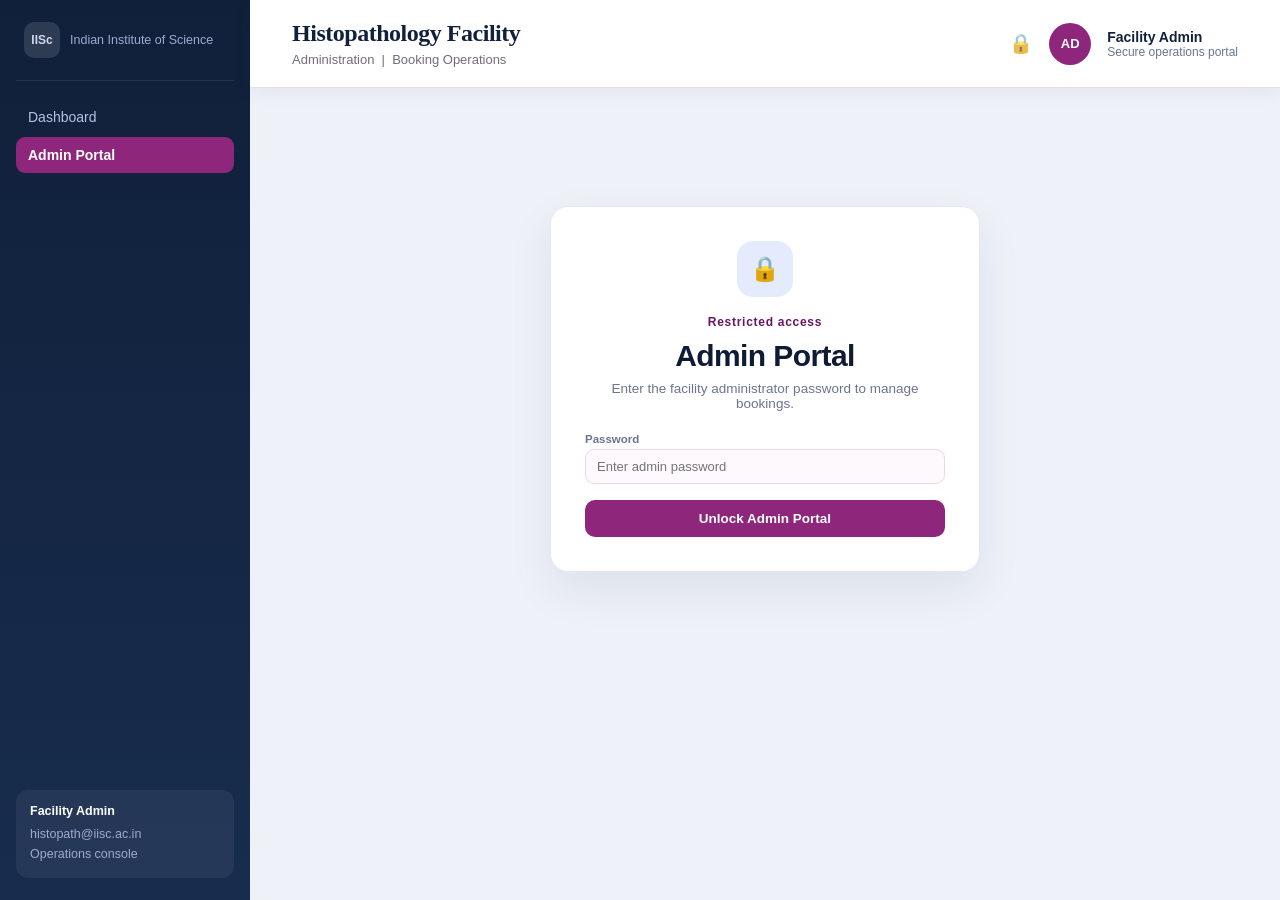
<file: static/adminportal.html>
<!DOCTYPE html>
<html lang="en">
<head>
<meta charset="UTF-8">
<meta name="viewport" content="width=device-width, initial-scale=1.0">
<title>Admin Portal · Histopathology Facility</title>
<link rel="stylesheet" href="css/style.css">
<link rel="stylesheet" href="css/adminportal.css">
</head>
<body>
<div class="portal-shell">
  <aside class="sidebar">
    <div class="brand">
      <div class="brand-mark">IISc</div>
      <div class="brand-name">Indian Institute of Science</div>
    </div>
    <nav class="nav">
      <a class="nav-item" href="/">Dashboard</a>
      <a class="nav-item active" href="adminportal.html">Admin Portal</a>
    </nav>
    <div class="contact-card">
      <div class="contact-title">Facility Admin</div>
      <div class="contact-line">histopath@iisc.ac.in</div>
      <div class="contact-line">Operations console</div>
    </div>
  </aside>

  <div class="portal-main">
    <header class="topbar">
      <div>
        <h1>Histopathology Facility</h1>
        <p class="subtitle">Administration &nbsp;|&nbsp; Booking Operations</p>
      </div>
      <div class="topbar-right">
        <span class="portal-lock">&#128274;</span>
        <div class="avatar">AD</div>
        <div class="user-meta"><div class="user-name">Facility Admin</div><div class="user-role">Secure operations portal</div></div>
      </div>
    </header>

    <main class="portal-content">
      <section class="login-card" id="login-card">
        <div class="login-mark">&#128274;</div>
        <div class="eyebrow">Restricted access</div>
        <h2>Admin Portal</h2>
        <p>Enter the facility administrator password to manage bookings.</p>
        <form id="login-form">
          <label class="field-label" for="admin-password">Password</label>
          <input id="admin-password" class="field-input" type="password" autocomplete="current-password" placeholder="Enter admin password" required>
          <button class="btn btn-primary" type="submit">Unlock Admin Portal</button>
          <div class="login-error" id="login-error" hidden>Incorrect password. Please try again.</div>
        </form>
      </section>

      <section id="portal-content" hidden>
        <div class="portal-heading">
          <div><div class="eyebrow">Facility operations</div><h2>Booking control centre</h2><p>Modify or cancel any booking across the histopathology facility.</p></div>
          <div class="portal-heading-actions"><a class="admin-refresh" href="docs/user-form.pdf" download>&#8681; Download User Form</a><button class="admin-refresh" id="admin-refresh">&#8635; Refresh</button></div>
        </div>
        <div class="admin-stats">
          <div class="admin-stat"><span class="admin-stat-icon blue">&#128197;</span><div><span>All bookings</span><strong id="admin-total">-</strong></div></div>
          <div class="admin-stat"><span class="admin-stat-icon amber">&#9203;</span><div><span>Upcoming sessions</span><strong id="admin-upcoming">-</strong></div></div>
          <div class="admin-stat"><span class="admin-stat-icon green">&#9989;</span><div><span>Confirmed users</span><strong id="admin-users">-</strong></div></div>
          <div class="admin-stat"><span class="admin-stat-icon purple">&#9881;</span><div><span>Instruments in use</span><strong id="admin-in-use">-</strong></div></div>
        </div>
        <section class="card admin-bookings-card">
          <div class="card-head admin-card-head">
            <div><h3>Booking register</h3><p class="field-hint">Select Edit to change booking details or Cancel to remove a session.</p></div>
            <div class="admin-filters"><input id="admin-search" class="field-input" type="search" placeholder="Search user, PI or ID"><select id="admin-instrument-filter" class="field-select"><option value="all">All instruments</option></select></div>
          </div>
          <div class="admin-table-wrap"><table class="admin-table"><thead><tr><th>Booking</th><th>User</th><th>Instrument</th><th>Session</th><th>Status</th><th>User Form</th><th>Actions</th></tr></thead><tbody id="admin-bookings-table"></tbody></table></div>
        </section>
        <section class="card utilization-card portal-utilization"><div class="card-head"><div><h3>Instrument utilization</h3><p class="field-hint">Booked sessions in the current week.</p></div></div><div class="utilization-list" id="admin-utilization"></div></section>
      </section>
    </main>
  </div>
</div>

<div class="modal-backdrop" id="edit-backdrop">
  <form class="modal edit-modal" id="edit-form">
    <div class="modal-ic">&#9998;</div><h4>Edit Booking</h4><p id="edit-booking-id"></p>
    <div class="edit-grid">
      <div><label class="field-label">User name</label><input class="field-input" id="edit-user" required></div>
      <div><label class="field-label">PI name</label><input class="field-input" id="edit-pi" required></div>
      <div><label class="field-label">Phone</label><input class="field-input" id="edit-phone" required></div>
      <div><label class="field-label">Email</label><input class="field-input" id="edit-email" type="email" required></div>
      <div><label class="field-label">Instrument</label><select class="field-select" id="edit-instrument" required></select></div>
      <div><label class="field-label">Date</label><select class="field-select" id="edit-date" required></select></div>
      <div><label class="field-label">Time slot</label><select class="field-select" id="edit-slot" required></select></div>
      <div><label class="field-label">Specimen type</label><input class="field-input" id="edit-specimen" required></div>
      <div class="full"><label class="field-label">Institution / Department</label><input class="field-input" id="edit-institution"></div>
      <div class="full"><label class="field-label">Form filename</label><input class="field-input" id="edit-form-file" required></div>
    </div>
    <div class="edit-error" id="edit-error" hidden></div>
    <div class="modal-actions"><button class="btn btn-secondary" type="button" id="edit-cancel">Close</button><button class="btn btn-primary" type="submit">Save Changes</button></div>
  </form>
</div>
<div class="toast" id="toast"></div>
<script src="js/adminportal.js"></script>
</body>
</html>
</file>
<file: static/css/style.css>
:root{
  --navy-900:#0e1b33;
  --navy-800:#152549;
  --blue-600:#2f5fe0;
  --blue-700:#2450c4;
  --bg:#eef1f8;
  --card:#ffffff;
  --line:#e4e8f2;
  --text:#1b2540;
  --text-dim:#6b7590;
  --green-bg:#e5f7ee;
  --green-fg:#1f9d5c;
  --red-bg:#fce9ec;
  --red-fg:#d64361;
  --amber-bg:#fdf1de;
  --amber-fg:#c8842a;
  --purple-bg:#efe9fb;
  --purple-fg:#7c5ce0;
  --radius:14px;
  font-size:15px;
}
*{box-sizing:border-box;}
body{
  margin:0;
  font-family:"Inter","Segoe UI",system-ui,sans-serif;
  background:var(--bg);
  color:var(--text);
  -webkit-font-smoothing:antialiased;
}
a{color:inherit;text-decoration:none;}
ul{margin:0;padding-left:18px;}

.app{display:grid;grid-template-columns:250px 1fr;min-height:100vh;}

/* ---------- Sidebar ---------- */
.sidebar{
  background:linear-gradient(180deg,var(--navy-900),var(--navy-800));
  color:#cfd7ee;
  padding:22px 16px;
  display:flex;flex-direction:column;
  position:sticky;top:0;height:100vh;
}
.brand{display:flex;align-items:center;gap:10px;padding:0 8px 22px;border-bottom:1px solid rgba(255,255,255,.08);margin-bottom:18px;}
.brand-mark{width:36px;height:36px;border-radius:10px;background:rgba(255,255,255,.12);display:flex;align-items:center;justify-content:center;font-weight:700;font-size:12px;}
.brand-name{font-size:12.5px;line-height:1.3;color:#9fabcc;}
.nav{display:flex;flex-direction:column;gap:2px;flex:1;}
.nav-item{padding:10px 12px;border-radius:9px;font-size:14px;color:#b7c1e0;transition:background .15s,color .15s;}
.nav-item:hover{background:rgba(255,255,255,.06);color:#fff;}
.nav-item.active{background:var(--blue-600);color:#fff;font-weight:600;}
.contact-card{background:rgba(255,255,255,.06);border-radius:12px;padding:14px;font-size:12.5px;margin-top:14px;}
.contact-title{font-weight:600;color:#fff;margin-bottom:6px;}
.contact-line{color:#9fabcc;line-height:1.6;}
.admin-nav{margin-top:12px;border-top:1px solid rgba(255,255,255,.08);padding-top:16px!important;}

/* ---------- Topbar ---------- */
.topbar{
  display:flex;justify-content:space-between;align-items:center;
  padding:18px 32px;background:var(--card);border-bottom:1px solid var(--line);
}
.topbar h1{margin:0;font-size:19px;letter-spacing:-.01em;}
.subtitle{margin:2px 0 0;font-size:12.5px;color:var(--text-dim);}
.topbar-right{display:flex;align-items:center;gap:14px;}
.bell{font-size:17px;opacity:.7;}
.avatar{width:34px;height:34px;border-radius:50%;background:var(--blue-600);color:#fff;display:flex;align-items:center;justify-content:center;font-weight:700;font-size:12.5px;}
.user-name{font-size:13.5px;font-weight:600;}
.user-role{font-size:11px;color:var(--text-dim);}

.content{padding:26px 32px 48px;max-width:1400px;}

/* ---------- Admin panel ---------- */
.admin-panel[hidden]{display:none;}
.admin-heading{display:flex;align-items:flex-start;justify-content:space-between;margin-bottom:22px;}
.admin-heading h2{margin:0;color:var(--navy-900);font-size:30px;letter-spacing:-.02em;}
.admin-heading p{margin:6px 0 0;color:var(--text-dim);font-size:13.5px;}
.admin-refresh{border:1px solid #cbd5ed;background:#fff;color:var(--blue-700);border-radius:9px;padding:9px 13px;font:600 12px inherit;cursor:pointer;}
.admin-refresh:hover{background:#f1f5ff;}
.admin-stats{display:grid;grid-template-columns:repeat(4,1fr);gap:14px;margin-bottom:18px;}
.admin-stat{background:#fff;border:1px solid var(--line);border-radius:var(--radius);padding:15px 16px;display:flex;align-items:center;gap:12px;}
.admin-stat>div{display:flex;flex-direction:column;gap:2px;}
.admin-stat span:not(.admin-stat-icon){font-size:11.5px;color:var(--text-dim);}
.admin-stat strong{font-size:21px;color:var(--navy-900);}
.admin-stat-icon{width:36px;height:36px;border-radius:10px;display:flex;align-items:center;justify-content:center;font-size:16px;}
.admin-stat-icon.blue{background:#e3ebfd}.admin-stat-icon.amber{background:var(--amber-bg)}.admin-stat-icon.green{background:var(--green-bg)}.admin-stat-icon.purple{background:var(--purple-bg)}
.admin-grid{display:grid;grid-template-columns:minmax(0,1.7fr) minmax(250px,.75fr);gap:18px;align-items:start;}
.admin-card-head{align-items:flex-start;gap:16px;}
.admin-card-head h3{margin-bottom:2px;}
.admin-card-head .field-hint{margin:0;}
.admin-filters{display:flex;gap:8px;min-width:330px;}
.admin-filters .field-input,.admin-filters .field-select{padding:8px 9px;font-size:12px;}
.admin-filters .field-input{min-width:160px;}
.admin-table-wrap{overflow-x:auto;}
.admin-table{width:100%;border-collapse:collapse;font-size:12px;min-width:650px;}
.admin-table th{text-align:left;background:#f8f9fd;color:var(--text-dim);font-size:10.5px;text-transform:uppercase;letter-spacing:.04em;padding:10px 9px;white-space:nowrap;}
.admin-table td{padding:11px 9px;border-top:1px solid var(--line);vertical-align:middle;}
.admin-table .booking-id{font-weight:700;color:var(--blue-700);}
.admin-table .table-main{font-weight:600;color:var(--text);display:block;}
.admin-table .table-sub{display:block;color:var(--text-dim);font-size:11px;margin-top:2px;}
.admin-status{display:inline-flex;border-radius:20px;padding:4px 8px;font-size:10.5px;font-weight:700;background:var(--green-bg);color:var(--green-fg);}
.admin-action{border:1px solid #efbdc8;background:#fff;color:var(--red-fg);border-radius:7px;padding:5px 8px;font:700 10.5px inherit;cursor:pointer;}
.admin-action:hover{background:var(--red-bg);}
.utilization-list{display:flex;flex-direction:column;gap:14px;}
.util-row{display:grid;grid-template-columns:1fr auto;gap:5px 10px;align-items:center;font-size:12px;}
.util-row strong{font-size:11px;color:var(--text-dim);}
.util-row span{font-weight:600;white-space:nowrap;overflow:hidden;text-overflow:ellipsis;}
.util-track{grid-column:1/-1;height:7px;border-radius:8px;background:#edf0f6;overflow:hidden;}
.util-fill{height:100%;border-radius:8px;background:linear-gradient(90deg,var(--blue-600),#6b8bf1);}

/* ---------- Hero ---------- */
.hero{
  position:relative;
  border-radius:18px;
  background:linear-gradient(115deg,#dfe6fb 0%,#eef1fb 45%, #f3e6f7 100%);
  padding:36px 40px;
  overflow:hidden;
  margin-bottom:22px;
  display:grid;grid-template-columns:1.5fr auto;gap:20px;
  isolation:isolate;
}
.hero::after{
  content:"";position:absolute;inset:0;z-index:-1;opacity:.55;
  background:
    radial-gradient(circle at 78% 30%, rgba(160,90,190,.35), transparent 40%),
    radial-gradient(circle at 88% 60%, rgba(210,140,200,.3), transparent 45%),
    radial-gradient(circle at 70% 75%, rgba(120,70,170,.28), transparent 40%);
}
.eyebrow{font-size:12px;font-weight:600;letter-spacing:.06em;color:var(--blue-700);margin-bottom:10px;}
.hero-copy h2{font-size:32px;line-height:1.15;margin:0 0 12px;letter-spacing:-.02em;color:var(--navy-900);}
.hero-copy p{max-width:440px;color:#4a5474;font-size:14.5px;margin:0;}
.hero-art{width:310px;height:205px;position:relative;justify-self:end;align-self:center;transform:rotate(-5deg);}
.hero-image-frame{position:absolute;inset:8px 14px 12px 28px;border:8px solid rgba(255,255,255,.62);border-radius:17px;overflow:hidden;box-shadow:0 22px 38px rgba(78,55,126,.22),0 0 0 1px rgba(74,83,145,.16);transform:rotate(5deg);background:#e9b1c6;}
.hero-micrograph{width:100%;height:100%;display:block;object-fit:cover;}
.hero-image-frame::after{content:"";position:absolute;inset:0;background:linear-gradient(135deg,rgba(255,255,255,.18),transparent 38%,rgba(44,24,88,.12));pointer-events:none;}
.hero-image-label{position:absolute;left:10px;bottom:9px;background:rgba(16,24,54,.75);color:#fff;border-radius:5px;padding:4px 7px;font-size:9px;letter-spacing:.03em;z-index:2;}
.hero-image-scale{position:absolute;right:10px;bottom:11px;color:#fff;font-size:9px;border-bottom:2px solid #fff;padding-bottom:2px;z-index:2;}
.hero-image-spark{position:absolute;width:7px;height:7px;border-radius:50%;background:#fff;box-shadow:0 0 0 4px rgba(255,255,255,.25),0 0 16px rgba(255,255,255,.9);z-index:3;}
.spark-one{right:9px;top:20px}.spark-two{left:13px;bottom:18px;width:5px;height:5px}
.hero-steps{
  grid-column:1/-1;display:flex;gap:26px;flex-wrap:wrap;
  border-top:1px solid rgba(20,30,60,.08);padding-top:18px;margin-top:6px;
}
.hero-step{display:flex;align-items:flex-start;gap:10px;font-size:13px;}
.hero-step b{display:block;font-size:13.5px;color:var(--navy-900);}
.hero-step small{color:var(--text-dim);}
.step-ic{font-size:17px;}

/* ---------- Stats ---------- */
.stats{display:grid;grid-template-columns:repeat(4,1fr);gap:16px;margin-bottom:20px;}
.stat-card{background:var(--card);border:1px solid var(--line);border-radius:var(--radius);padding:16px 18px;display:flex;align-items:center;gap:14px;}
.stat-ic{width:38px;height:38px;border-radius:10px;display:flex;align-items:center;justify-content:center;font-size:16px;}
.stat-ic.blue{background:#e3ebfd;}
.stat-ic.purple{background:var(--purple-bg);}
.stat-ic.amber{background:var(--amber-bg);}
.stat-ic.green{background:var(--green-bg);}
.stat-label{font-size:12px;color:var(--text-dim);}
.stat-value{font-size:20px;font-weight:700;margin-top:2px;}

/* ---------- Banner ---------- */
.banner{
  background:var(--red-bg);border:1px solid #f5c9d3;color:#8f2743;
  border-radius:var(--radius);padding:13px 18px;display:flex;gap:12px;align-items:flex-start;
  margin-bottom:22px;font-size:13.5px;
}
.banner.open{background:var(--green-bg);border-color:#b9e7cc;color:#1c6b45;}
.banner-sub{font-weight:400;opacity:.9;margin-top:2px;}
.banner-ic{font-size:16px;}

/* ---------- Grid layout ---------- */
.grid-3{display:grid;grid-template-columns:minmax(220px,.78fr) minmax(0,1.75fr) minmax(260px,1fr);gap:18px;align-items:start;}
.step-badge{display:inline-flex;align-items:center;justify-content:center;width:20px;height:20px;border-radius:50%;background:var(--blue-600);color:#fff;font-size:11px;font-weight:700;margin-right:6px;}
.card{background:var(--card);border:1px solid var(--line);border-radius:var(--radius);padding:20px;}
.card-head{display:flex;justify-content:space-between;align-items:center;margin-bottom:14px;}
.card-head h3{margin:0;font-size:15px;}
.week-range{font-size:12.5px;color:var(--text-dim);font-weight:600;}

.days{display:grid;grid-template-columns:repeat(6,1fr);gap:6px;margin-bottom:18px;}
.day-btn{border:1px solid var(--line);background:#f8f9fd;border-radius:10px;padding:8px 4px;text-align:center;font-size:11.5px;cursor:pointer;color:var(--text-dim);}
.day-btn b{display:block;font-size:13px;color:var(--text);}
.day-btn.active{background:var(--blue-600);border-color:var(--blue-600);color:#fff;}
.day-btn.active b{color:#fff;}

.slots-head{display:flex;justify-content:space-between;align-items:center;margin-bottom:10px;}
.slots-head h4{margin:0;font-size:13.5px;}
.legend{display:flex;gap:12px;font-size:11.5px;color:var(--text-dim);}
.legend .dot{width:9px;height:9px;border-radius:3px;display:inline-block;margin-right:4px;}
.dot.available{background:#bdeccf;}
.dot.booked{background:#f6c3ce;}
.dot.unavailable{background:#e3e6ef;}

.slots-table{border:1px solid var(--line);border-radius:10px;overflow:hidden;margin-bottom:18px;}
.slot-row{display:grid;grid-template-columns:90px repeat(6,1fr);}
.slot-row + .slot-row{border-top:1px solid var(--line);}
.slot-cell{padding:12px 8px;text-align:center;font-size:12.5px;}
.slot-row.head .slot-cell{background:#f8f9fd;font-weight:600;color:var(--text-dim);}
.pill{border-radius:8px;padding:9px 4px;font-weight:600;font-size:12px;cursor:pointer;min-height:38px;display:flex;flex-direction:column;justify-content:center;line-height:1.15;}
.pill small{display:block;margin-top:3px;font-size:10px;font-weight:500;white-space:nowrap;overflow:hidden;text-overflow:ellipsis;}
.pill.available{background:var(--green-bg);color:var(--green-fg);}
.pill.booked{background:var(--red-bg);color:var(--red-fg);cursor:not-allowed;}
.pill.selected{outline:2px solid var(--blue-600);}

.quick-links{display:grid;grid-template-columns:repeat(4,1fr);gap:10px;}
.quick-links a{background:#f8f9fd;border:1px solid var(--line);border-radius:10px;padding:10px;font-size:12px;font-weight:600;}
.quick-links a small{display:block;font-weight:400;color:var(--text-dim);margin-top:2px;}

.instrument-list{display:flex;flex-direction:column;gap:3px;}
.instrument-item{display:flex;align-items:center;gap:8px;padding:7px 8px;border-radius:10px;cursor:pointer;border:1px solid transparent;}
.instrument-item:hover{background:#f8f9fd;}
.instrument-item.active{background:#eaf0ff;border-color:#c4d3fb;}
.instrument-ic{width:28px;height:28px;border-radius:8px;background:#eef1f8;display:flex;align-items:center;justify-content:center;font-size:13px;flex-shrink:0;}
.instrument-name{font-size:13px;font-weight:600;}
.instrument-tag{font-size:11px;color:var(--text-dim);}
.instrument-radio{width:16px;height:16px;border-radius:50%;border:2px solid #c7cede;flex-shrink:0;}
.instrument-item.active .instrument-radio{border-color:var(--blue-600);background:radial-gradient(circle,var(--blue-600) 0 45%,transparent 46%);}

.field-label{display:block;font-size:11.5px;color:var(--text-dim);margin:12px 0 4px;font-weight:600;}
.field-value{background:#f8f9fd;border:1px solid var(--line);border-radius:9px;padding:9px 11px;font-size:13px;}
.field-select{width:100%;background:#f8f9fd;border:1px solid var(--line);border-radius:9px;padding:9px 11px;font-size:13px;color:var(--text);font-family:inherit;}
.selected-slots{margin-top:12px;padding:10px;border:1px solid #e2bddc;border-radius:9px;background:#fbf0fa;color:var(--plum);font-size:11px;}
.selected-slots-empty{color:var(--text-dim);}
.selected-slot-list{display:flex;flex-direction:column;gap:5px;margin-top:7px;}
.selected-slot-chip{display:flex;align-items:center;justify-content:space-between;gap:6px;padding:5px 7px;border-radius:6px;background:#fff;color:var(--text);font-size:10.5px;}
.selected-slot-chip button{border:0;background:none;color:var(--plum);font-size:17px;line-height:1;cursor:pointer;padding:0 2px;}

.btn{width:100%;border:none;border-radius:10px;padding:11px;font-size:13.5px;font-weight:700;cursor:pointer;margin-top:14px;transition:opacity .15s;}
.btn:disabled{opacity:.45;cursor:not-allowed;}
.btn-primary{background:var(--blue-600);color:#fff;}
.btn-primary:hover:not(:disabled){background:var(--blue-700);}
.btn-success{background:var(--green-fg);color:#fff;}
.btn-success:hover:not(:disabled){background:#188049;}

.status-box{margin-top:10px;border-radius:9px;padding:10px 12px;font-size:12.5px;font-weight:600;}
.status-box.ok{background:var(--green-bg);color:var(--green-fg);}
.status-box.no{background:var(--red-bg);color:var(--red-fg);}

.info-box{background:#eef4ff;border-radius:12px;padding:14px;margin-top:18px;font-size:12px;color:#33456f;}
.info-box b{display:block;margin-bottom:8px;font-size:12.5px;}
.info-box li{margin-bottom:5px;line-height:1.5;}
.info-box a{display:inline-block;margin-top:8px;font-weight:700;color:var(--blue-700);}

.toast{
  position:fixed;bottom:24px;right:24px;background:var(--navy-900);color:#fff;
  padding:12px 18px;border-radius:10px;font-size:13px;box-shadow:0 10px 30px rgba(0,0,0,.2);
  opacity:0;transform:translateY(10px);transition:opacity .2s,transform .2s;pointer-events:none;
}
.toast.show{opacity:1;transform:translateY(0);}

@media (max-width:1100px){
  .grid-3{grid-template-columns:1fr;}
  .admin-grid{grid-template-columns:1fr;}
  .admin-stats{grid-template-columns:repeat(2,1fr);}
  .app{grid-template-columns:1fr;}
  .sidebar{display:none;}
}
@media (max-width:700px){
  .admin-heading{display:block;}.admin-refresh{margin-top:14px;}
  .admin-filters{min-width:0;flex-direction:column;width:100%;}
  .admin-card-head{display:block;}.admin-filters{margin-top:12px;}
}

/* ---- Booking form additions ---- */
.form-grid{display:grid;grid-template-columns:1fr 1fr;gap:0 12px;}
.form-grid .full{grid-column:1/-1;}
.req{color:var(--red-fg);}
.field-input{width:100%;background:#f8f9fd;border:1px solid var(--line);border-radius:9px;padding:9px 11px;font-size:13px;color:var(--text);font-family:inherit;}
.field-input:focus,.field-select:focus{outline:2px solid var(--blue-600);outline-offset:1px;}
.field-hint{font-size:11px;color:var(--text-dim);margin-top:3px;}
.file-row{display:flex;align-items:center;gap:8px;}
.file-row .field-input{flex:1;}
.section-note{font-size:11.5px;color:var(--text-dim);background:#f8f9fd;border-radius:9px;padding:9px 11px;margin-top:14px;}
.bookings-list{display:flex;flex-direction:column;gap:8px;margin-top:12px;}
.booking-row{display:flex;justify-content:space-between;align-items:center;background:#f8f9fd;border:1px solid var(--line);border-radius:10px;padding:10px 12px;font-size:12.5px;gap:10px;}
.booking-row .b-main{display:flex;flex-direction:column;gap:2px;}
.booking-row .b-id{font-weight:700;color:var(--blue-700);}
.booking-row .b-meta{color:var(--text-dim);}
.btn-cancel{background:none;border:1px solid var(--red-fg);color:var(--red-fg);border-radius:8px;padding:6px 12px;font-size:11.5px;font-weight:700;cursor:pointer;flex-shrink:0;}
.btn-cancel:hover{background:var(--red-bg);}
.empty-state{font-size:12.5px;color:var(--text-dim);padding:14px 4px;text-align:center;}
.modal-backdrop{position:fixed;inset:0;background:rgba(14,27,51,.55);display:flex;align-items:center;justify-content:center;z-index:100;opacity:0;pointer-events:none;transition:opacity .2s;}
.modal-backdrop.show{opacity:1;pointer-events:auto;}
.modal{background:#fff;border-radius:16px;padding:28px;max-width:380px;width:90%;text-align:center;transform:translateY(8px);transition:transform .2s;}
.modal-backdrop.show .modal{transform:translateY(0);}
.modal .modal-ic{width:52px;height:52px;border-radius:50%;background:var(--green-bg);color:var(--green-fg);font-size:24px;display:flex;align-items:center;justify-content:center;margin:0 auto 14px;}
.modal h4{margin:0 0 6px;font-size:17px;}
.modal p{margin:0 0 16px;color:var(--text-dim);font-size:13px;}
.modal .modal-id{font-size:15px;font-weight:700;color:var(--blue-700);background:#eef4ff;border-radius:9px;padding:9px;margin-bottom:16px;}
.document-modal{max-width:900px;width:min(92vw,900px);height:min(88vh,820px);padding:20px;display:flex;flex-direction:column;text-align:left;}
.document-modal-head{display:flex;align-items:center;justify-content:space-between;gap:16px;margin-bottom:14px;}
.document-modal-head h4{margin:0;font-size:19px;}
.modal-close{width:32px;height:32px;border:1px solid var(--line);border-radius:9px;background:#f8f9fd;color:var(--text);font-size:20px;line-height:1;cursor:pointer;}
.modal-close:hover{background:var(--lavender);color:var(--plum);}
#user-form-frame{display:block;width:100%;flex:1;min-height:0;border:1px solid var(--line);border-radius:8px;background:#fff;}

/* ---- Protocol documents / SOPs ---- */
.sop-list{display:grid;grid-template-columns:repeat(auto-fill,minmax(230px,1fr));gap:10px;}
.sop-item{border:1px solid var(--line);border-radius:12px;padding:14px;background:#f8f9fd;}
.sop-item .sop-no{font-size:10.5px;color:var(--text-dim);font-weight:600;letter-spacing:.03em;}
.sop-item .sop-title{font-size:13.5px;font-weight:700;margin:4px 0 10px;}
.sop-item .sop-actions{display:flex;align-items:center;gap:8px;}
.sop-item a.btn-view{display:inline-flex;align-items:center;justify-content:center;min-width:58px;font-size:12px;font-weight:700;color:#fff;background:var(--plum);border:1px solid var(--plum);border-radius:7px;padding:7px 12px;}.sop-item a.btn-view:hover{background:var(--plum-dark);color:#fff;}
.sop-item .btn-download-ic{border-color:#dfb7d9;color:var(--plum);background:#fff;}.sop-item .btn-download-ic:hover{background:#fbf0fa;color:var(--plum-dark);}
.instrument-item{position:relative;}
.instrument-sop-link{font-size:10.5px;color:var(--blue-700);font-weight:700;flex-shrink:0;white-space:nowrap;margin-left:auto;padding:4px 8px;border-radius:6px;}
.instrument-sop-link:hover{background:#e3ebfd;}

/* ---- View / Download buttons ---- */
.btn-view{display:inline-flex;align-items:center;gap:4px;font-size:12px;font-weight:700;color:#fff;background:var(--blue-600);border-radius:7px;padding:6px 12px;}
.btn-view:hover{background:var(--blue-700);}
.btn-download-ic{display:inline-flex;align-items:center;justify-content:center;width:30px;height:30px;border-radius:7px;border:1px solid var(--line);color:var(--text-dim);font-size:15px;background:#fff;}
.btn-download-ic:hover{background:#f0f2f8;color:var(--text);}

/* ---- Common User Form block ---- */
.user-form-block{display:flex;align-items:center;gap:12px;background:#eef4ff;border:1px solid #c9daff;border-radius:12px;padding:12px 14px;margin-bottom:16px;}
.user-form-ic{width:36px;height:36px;border-radius:9px;background:#dbe6ff;display:flex;align-items:center;justify-content:center;font-size:16px;flex-shrink:0;}
.user-form-text{flex:1;}
.user-form-title{font-size:13px;font-weight:700;}
.user-form-sub{font-size:11px;color:var(--text-dim);}
.user-form-actions{display:flex;align-items:center;gap:8px;}

/* ---- Contact modal ---- */
.contact-modal{max-width:420px;text-align:left;}
.contact-modal h4{text-align:center;}
.contact-modal > p{text-align:center;}
.contact-list{display:flex;flex-direction:column;gap:10px;}
.contact-item{border:1px solid var(--line);border-radius:10px;padding:12px 14px;background:#f8f9fd;}
.contact-role{font-size:10.5px;font-weight:700;color:var(--blue-700);text-transform:uppercase;letter-spacing:.04em;}
.contact-name{font-size:13.5px;font-weight:700;margin:3px 0 6px;}
.contact-detail{font-size:12.5px;color:var(--text-dim);display:flex;align-items:center;gap:6px;}
.contact-detail a{color:var(--text);}

/* ---------- Facility website theme ---------- */
:root{--plum:#8e267c;--plum-dark:#67175f;--ink:#12213b;--soft:#fbf7fc;--lavender:#f6edf7;--sand:#fffdfd;}
.iisc-logo{width:44px;height:44px;display:block;object-fit:contain;object-position:center;color:var(--ink);flex-shrink:0;}
.footer-brand .iisc-logo{width:52px;height:52px;object-fit:contain;filter:brightness(0) invert(1);}
body{font-family:"Avenir Next","Helvetica Neue",Arial,sans-serif;background:#fff;color:var(--ink);}
.app{display:block;min-height:100vh;}
.sidebar{display:none;}
.main{min-width:0;}
.topbar{height:72px;padding:0 clamp(20px,4vw,64px);gap:25px;background:#fff;border-bottom:1px solid #eee7f0;position:sticky;top:0;z-index:20;}
.site-brand{display:flex;align-items:center;gap:10px;min-width:245px;color:var(--ink);}
.site-brand-mark{width:39px;height:39px;border:1px solid #c9bfd0;border-radius:50%;display:inline-flex;align-items:center;justify-content:center;color:var(--plum);font-weight:800;font-size:10px;letter-spacing:-.04em;}
.site-brand strong{display:block;font-family:Georgia,serif;font-size:14px;line-height:1.05;}
.site-brand small{display:block;color:#6e6876;font-size:9px;margin-top:4px;letter-spacing:.01em;}
.site-nav{display:flex;align-items:center;justify-content:center;gap:clamp(13px,1.8vw,26px);flex:1;white-space:nowrap;}
.site-nav a{font-size:10px;font-weight:600;color:#343343;position:relative;padding:28px 0 25px;}
.site-nav a:hover,.site-nav a.active{color:var(--plum);}
.site-nav a.active::after{content:"";position:absolute;bottom:17px;left:0;right:0;height:2px;background:var(--plum);}
.topbar-right{gap:0;}.login-link{display:inline-flex;align-items:center;justify-content:center;background:var(--plum);color:#fff;border-radius:12px;padding:12px 20px;min-height:42px;font-size:11px;font-weight:800;letter-spacing:.01em;white-space:nowrap;box-shadow:0 6px 14px rgba(80,12,77,.18);transition:background .15s,transform .15s,box-shadow .15s;}.login-link:hover{background:var(--plum-dark);transform:translateY(-1px);box-shadow:0 8px 18px rgba(80,12,77,.24);}
.content{padding:0;max-width:none;}
.admin-panel{max-width:1400px;margin:0 auto;padding:40px clamp(20px,4vw,64px);}
.landing-hero{min-height:420px;padding:clamp(58px,8vw,110px) clamp(20px,10vw,150px);position:relative;overflow:hidden;background:#6b1b68;display:flex;align-items:center;color:#fff;isolation:isolate;}
.landing-hero::before{content:"";position:absolute;z-index:-2;inset:-34px;background:url('../images/histology-hero.svg') center/cover no-repeat;transform:scale(1.18);filter:blur(4px);}
.landing-hero::after{content:"";position:absolute;z-index:-1;inset:0;background:linear-gradient(90deg,rgba(51,9,60,.9) 0%,rgba(99,19,91,.68) 42%,rgba(110,29,93,.2) 82%),linear-gradient(0deg,rgba(46,9,55,.3),transparent 60%);pointer-events:none;}
.landing-hero-copy{position:relative;z-index:1;max-width:450px;}.landing-kicker,.section-kicker{display:block;text-transform:uppercase;font-size:10px;font-weight:800;letter-spacing:.14em;color:#e9a1dd;margin-bottom:15px;}.landing-kicker::after,.section-kicker::after{content:"";display:inline-block;width:45px;height:1px;background:currentColor;vertical-align:middle;margin-left:12px;}
.landing-hero h2{font-family:Georgia,serif;font-size:clamp(40px,5vw,66px);line-height:.98;letter-spacing:-.04em;margin:0 0 19px;color:#fff;}.landing-hero p{font-size:14px;line-height:1.55;max-width:375px;color:#f7eaf8;margin:0;}.hero-actions{display:flex;align-items:center;gap:24px;margin-top:26px;}.hero-cta,.text-cta{display:inline-flex;align-items:center;gap:18px;background:#fff;color:var(--plum);border-radius:7px;padding:11px 16px;font-size:11px;font-weight:800;}.hero-cta span,.text-cta span{font-size:18px;line-height:10px;}.hero-link{color:#fff;font-size:11px;font-weight:700;}.hero-link span{font-size:17px;margin-left:5px;}.landing-hero-meta{position:absolute;right:clamp(20px,5vw,80px);bottom:25px;z-index:1;background:rgba(31,11,42,.75);border:1px solid rgba(255,255,255,.24);border-radius:7px;padding:9px 12px;font-size:10px;}.landing-hero-meta span{color:#f2acd9;margin-right:5px;}.landing-hero-meta small{display:block;color:#e3cfe3;margin:3px 0 0 17px;font-size:8px;}.hero-dots{position:absolute;z-index:2;bottom:19px;left:50%;display:flex;gap:8px;}.hero-dots i{width:6px;height:6px;border-radius:50%;background:#fff;opacity:.55;}.hero-dots i.active{opacity:1;background:#efacd9;}
.capability-strip{display:grid;grid-template-columns:repeat(4,1fr);padding:28px clamp(20px,6vw,95px);background:#fff;box-shadow:0 5px 24px rgba(28,18,45,.07);position:relative;z-index:2;}.capability-strip article{text-align:center;padding:0 25px;border-right:1px solid #eee7f0;}.capability-strip article:last-child{border:0;}.capability-icon{display:flex;width:44px;height:44px;align-items:center;justify-content:center;border-radius:50%;margin:0 auto 10px;background:#fbf0fa;color:var(--plum);font-size:20px;}.capability-strip h3{font-size:12px;margin:0 0 6px;color:var(--ink);}.capability-strip p{font-size:10px;line-height:1.4;color:#6d6a76;margin:0;}
.facility-intro{padding:70px clamp(20px,8vw,125px);background:#fcfbfd;}.facility-intro-grid{display:grid;grid-template-columns:.85fr 1fr;gap:80px;align-items:center;}.section-kicker{color:var(--plum);margin-bottom:10px;}.facility-intro h2,.instrument-showcase h2,.workflow-section h2{font-family:Georgia,serif;font-size:32px;line-height:1.05;letter-spacing:-.03em;margin:0 0 15px;color:var(--ink);}.facility-intro p{font-size:13px;line-height:1.55;color:#484858;max-width:430px;margin:0 0 21px;}.text-cta{background:var(--plum);color:#fff;}.intro-quote{display:grid;grid-template-columns:1fr .9fr;min-height:190px;border-radius:10px;overflow:hidden;background:#f8edf7;box-shadow:0 12px 26px rgba(59,25,66,.1);}.intro-image{background:linear-gradient(135deg,rgba(25,32,53,.1),rgba(80,29,91,.22)),url('../images/histology-hero.svg') center/cover;min-height:190px;}.quote-copy{padding:24px 22px;}.quote-copy b{font:42px Georgia,serif;color:var(--plum);line-height:.5;}.quote-copy p{font:italic 17px/1.3 Georgia,serif;color:#383545;margin:12px 0 18px;}.quote-copy small{font-size:10px;line-height:1.4;color:#555161;}
.instrument-showcase{padding:55px clamp(20px,4vw,64px);background:linear-gradient(115deg,#fff,#fbf1fa);}.section-heading{display:flex;justify-content:space-between;align-items:end;margin-bottom:20px;}.section-heading h2{margin:0;font-size:27px;}.section-heading>a{color:var(--plum);font-size:11px;font-weight:800;}.instrument-showcase-list{display:grid;grid-template-columns:repeat(10,1fr);gap:10px;}.instrument-showcase-list article{min-height:112px;background:#fff;border:1px solid #f0e7f1;border-radius:7px;padding:10px 7px;text-align:center;box-shadow:0 4px 11px rgba(44,26,55,.06);}.instrument-showcase-list span{display:flex;height:59px;align-items:center;justify-content:center;color:#59627a;font-size:31px;}.instrument-showcase-list b{font-size:8px;line-height:1.15;color:#27314a;}
.workflow-section{padding:63px clamp(20px,8vw,125px);background:#fff;}.workflow-list{display:flex;align-items:flex-start;justify-content:space-between;gap:12px;margin-top:30px;}.workflow-list article{position:relative;text-align:center;max-width:145px;flex:1;}.workflow-list article>b{position:absolute;top:-2px;left:8px;width:23px;height:23px;border-radius:50%;background:var(--plum);color:#fff;font-size:11px;display:flex;align-items:center;justify-content:center;}.workflow-list article>span{display:flex;width:46px;height:46px;border-radius:50%;align-items:center;justify-content:center;margin:0 auto 12px;background:#fbf0fa;color:var(--plum);font-size:21px;}.workflow-list h3{font-size:12px;margin:0 0 5px;}.workflow-list p{font-size:10px;line-height:1.4;color:#6b6873;margin:0;}.workflow-list>i{font-style:normal;color:#c0a6bf;font-size:28px;margin-top:22px;}
.numbers-banner{display:grid;grid-template-columns:.7fr .9fr .9fr 1.5fr;gap:35px;align-items:center;padding:38px clamp(20px,8vw,125px);color:#fff;background:linear-gradient(90deg,rgba(80,12,77,.88),rgba(107,25,96,.91)),url('../images/histology-hero.svg') center/cover;}.numbers-banner>div{border-right:1px solid rgba(255,255,255,.45);min-height:68px;padding-right:24px;}.numbers-banner>div:last-child{border:0;}.numbers-banner small{display:block;text-transform:uppercase;font-size:9px;letter-spacing:.14em;color:#ecafd9;margin-bottom:10px;}.numbers-banner strong{display:block;font-size:27px;}.numbers-banner span{font-size:11px;color:#f0ddeb;}.numbers-action h2{font:26px Georgia,serif;margin:0 0 5px;}.numbers-action p{font-size:11px;line-height:1.45;color:#f4deef;max-width:280px;margin:0 0 14px;}.numbers-action .hero-cta{padding:9px 14px;}
.workflow-section{background:linear-gradient(90deg,rgba(80,12,77,.9),rgba(107,25,96,.9)),url('../images/histology-hero.jpg') center/cover;color:#fff;}.workflow-section .section-kicker{color:#ecafd9;}.workflow-section h2{color:#fff;}.workflow-section .workflow-list article>span{background:rgba(255,255,255,.14);color:#fff;}.workflow-section .workflow-list article>b{background:#fff;color:var(--plum);}.workflow-section .workflow-list h3{color:#fff;}.workflow-section .workflow-list p{color:#f0ddeb;}.workflow-section .workflow-list>i{color:#e4b9da;}
.hero,.stats{display:none;}.banner{margin:20px clamp(20px,4vw,64px);}.grid-3{margin-left:clamp(20px,4vw,64px);margin-right:clamp(20px,4vw,64px);}.grid-3[style]{margin-top:28px!important;}.card{border-radius:7px;box-shadow:0 8px 22px rgba(27,20,44,.05);}.step-badge{background:var(--plum);}.btn-primary{background:var(--plum);}.btn-primary:hover:not(:disabled){background:var(--plum-dark);}.btn-success{background:#23845a;}.days .day-btn.active{background:var(--plum);border-color:var(--plum);}.pill.selected{outline-color:var(--plum);}.site-footer{display:grid;grid-template-columns:2fr 1fr 1fr .7fr;gap:35px;padding:40px clamp(20px,6vw,95px) 18px;background:#10203a;color:#d9deed;margin-top:55px;position:relative;}.footer-brand{display:flex;gap:12px;align-items:flex-start;}.footer-brand .site-brand-mark{color:#fff;border-color:#93a1b8;flex-shrink:0;}.footer-brand strong{display:block;color:#fff;font-family:Georgia,serif;font-size:13px;margin-bottom:7px;}.footer-brand small{display:block;color:#aeb8cc;font-size:9px;line-height:1.5;}.site-footer>div:not(.footer-brand):not(.footer-bottom){display:flex;flex-direction:column;gap:7px;font-size:10px;}.site-footer b{color:#fff;font-size:10px;margin-bottom:3px;}.site-footer a{color:#aeb8cc;}.footer-social{font-size:14px;color:#fff;}.footer-bottom{grid-column:1/-1;border-top:1px solid rgba(255,255,255,.12);padding-top:14px;margin-top:12px;color:#8995aa;font-size:9px;display:flex;justify-content:space-between;}
@media(max-width:1100px){.site-nav{gap:12px}.site-nav a{font-size:9px}.instrument-showcase-list{grid-template-columns:repeat(5,1fr)}.facility-intro-grid{gap:35px}.numbers-banner{grid-template-columns:repeat(3,1fr)}.numbers-action{grid-column:1/-1!important;border-top:1px solid rgba(255,255,255,.4);padding-top:20px;}}
@media(max-width:700px){.topbar{height:auto;min-height:68px;flex-wrap:wrap;padding:12px 16px;gap:10px}.site-brand{min-width:0}.site-nav{order:3;overflow-x:auto;justify-content:flex-start;width:100%;gap:18px}.site-nav a{padding:8px 0}.site-nav a.active::after{bottom:0}.login-link{font-size:10px;padding:11px 16px;min-height:40px}.landing-hero{min-height:520px;padding:55px 24px;align-items:flex-end;background-position:62% center}.landing-hero h2{font-size:45px}.landing-hero-meta{right:18px;bottom:17px}.capability-strip{grid-template-columns:repeat(2,1fr);gap:22px;padding:25px 16px}.capability-strip article{border:0;padding:0 6px}.facility-intro{padding:50px 20px}.facility-intro-grid{grid-template-columns:1fr;gap:25px}.intro-quote{grid-template-columns:1fr}.intro-image{min-height:145px}.instrument-showcase{padding:45px 16px}.section-heading{align-items:flex-start;gap:10px}.section-heading h2{font-size:23px}.instrument-showcase-list{grid-template-columns:repeat(2,1fr)}.workflow-section{padding:50px 20px}.workflow-list{display:grid;grid-template-columns:1fr 1fr;gap:28px}.workflow-list>i{display:none}.numbers-banner{grid-template-columns:1fr 1fr;gap:22px;padding:32px 20px}.numbers-banner>div{border:0}.numbers-action{grid-column:1/-1!important}.site-footer{grid-template-columns:1fr 1fr;padding:35px 20px 18px}.footer-brand,.footer-bottom{grid-column:1/-1}.footer-bottom{display:block;line-height:1.6}.grid-3{margin-left:16px;margin-right:16px}.banner{margin-left:16px;margin-right:16px}.hero-actions{gap:15px;flex-wrap:wrap}}

/* Use the current JPG tissue image everywhere the landing theme displays histology. */
.landing-hero::before{inset:0;background-image:url('../images/histology-hero.jpg');background-position:center 38%;transform:scale(1);filter:blur(1px);}
.intro-image{background-image:linear-gradient(135deg,rgba(25,32,53,.1),rgba(80,29,91,.22)),url('../images/histology-hero.jpg');}
.numbers-banner{background-image:linear-gradient(90deg,rgba(80,12,77,.88),rgba(107,25,96,.91)),url('../images/histology-hero.jpg');}
.workflow-section{padding:40px clamp(20px,4vw,64px);}.workflow-section h2{font-size:26px;margin-bottom:10px;}.workflow-section .workflow-list{margin-top:20px;gap:8px;}.workflow-section .workflow-list article>span{width:38px;height:38px;font-size:18px;margin-bottom:8px;}.workflow-section .workflow-list article>b{width:20px;height:20px;font-size:10px;}.workflow-section .workflow-list p{font-size:9px;}.workflow-section .workflow-list>i{font-size:22px;margin-top:18px;}
.workflow-section .workflow-list article{padding:16px 12px 14px;border:1px solid rgba(255,255,255,.2);border-radius:10px;background:rgba(255,255,255,.1);box-shadow:0 12px 24px rgba(34,5,39,.2);}.workflow-section .workflow-list article>span{margin-bottom:9px;}.workflow-section .workflow-list article>b{display:none;}
.workflow-section{margin:40px clamp(20px,4vw,64px);border:1px solid rgba(255,255,255,.2);border-radius:16px;box-shadow:0 18px 38px rgba(34,5,39,.2);overflow:hidden;}.workflow-section .workflow-list article{padding:0;border:0;border-radius:0;background:transparent;box-shadow:none;}.workflow-section .workflow-list{padding:0 18px 4px;justify-content:space-around;}.workflow-section .workflow-list article{max-width:190px;}

/* Keep the booking workspace in the same plum visual language as the landing sections. */
:root{--blue-600:#8e267c;--blue-700:#67175f;--purple-bg:#f8edf7;--purple-fg:#8e267c;}
.stat-ic.blue,.admin-stat-icon.blue{background:#f8edf7;}
.instrument-item.active{background:#fbf0fa;border-color:#dfb7d9;}.instrument-item:hover{background:#fdf7fd;}
.instrument-ic{background:#f8edf7;color:var(--plum);}
.instrument-item.active .instrument-radio{border-color:var(--plum);background:radial-gradient(circle,var(--plum) 0 45%,transparent 46%);}
.field-input,.field-select,.field-value{background:#fdf9fd;border-color:#ead7e9;}.field-input:focus,.field-select:focus{outline-color:var(--plum);}
.quick-links a,.section-note{background:#fdf7fd;border-color:#ead7e9;}.quick-links a:hover{background:#f8edf7;}
.user-form-block{background:#fbf0fa;border-color:#e2bddc;}.user-form-ic{background:#f1dced;color:var(--plum);}
.info-box{background:#fbf0fa;color:#5a3155;}.info-box a{color:var(--plum);}
.admin-refresh{color:var(--plum);border-color:#dcb8d8;}.admin-refresh:hover{background:#fbf0fa;}.admin-status{background:#f2e7f3;color:var(--plum);}.admin-edit{color:var(--plum);border-color:#dcb8d8;}.admin-edit:hover{background:#fbf0fa;}
.quick-links{grid-template-columns:1fr;}
.site-footer{grid-template-columns:2fr 1fr 1fr;}.footer-brand{align-items:center;}
.site-footer{background:linear-gradient(90deg,rgba(80,12,77,.9),rgba(107,25,96,.9)),url('../images/histology-hero.jpg') center/cover;}
.footer-bottom .footer-copyright{display:inline;}.footer-bottom #footer-year{display:inline;}
@media(max-width:700px){.document-modal{width:94vw;height:86vh;padding:14px;}.document-modal-head{margin-bottom:10px;}.document-modal-head h4{font-size:16px;}}

/* Responsive workspace tuning */
@media (min-width:1400px){
  .landing-hero-copy{max-width:560px;}
  .landing-hero h2{font-size:clamp(58px,5vw,78px);}
  #booking-area{max-width:1680px;margin-left:auto;margin-right:auto;padding-left:32px;padding-right:32px;}
  .card{padding:24px;}
  .slot-cell{padding-left:12px;padding-right:12px;}
}

@media (min-width:900px) and (max-width:1199px){
  .topbar{padding-left:28px;padding-right:28px;gap:18px;}
  .site-brand{min-width:220px;}
  .site-nav{gap:16px;}
  .site-nav a{font-size:9.5px;}
  #booking-area{grid-template-columns:minmax(220px,.8fr) minmax(0,1.65fr);padding-left:28px;padding-right:28px;}
  #booking-area .booking-card{grid-column:1/-1;}
  .capability-strip{padding-left:28px;padding-right:28px;}
  .capability-strip article{padding-left:14px;padding-right:14px;}
}

@media (min-width:701px) and (max-width:899px){
  .topbar{height:auto;min-height:72px;padding:14px 24px;gap:16px;}
  .site-brand{min-width:205px;}
  .site-nav{gap:12px;}
  .site-nav a{font-size:9px;padding-top:22px;padding-bottom:20px;}
  .site-nav a.active::after{bottom:13px;}
  .login-link{padding:10px 14px;min-height:40px;font-size:10px;}
  #booking-area{grid-template-columns:1fr;padding-left:24px;padding-right:24px;}
  .card{padding:18px;}
  .capability-strip{grid-template-columns:repeat(2,1fr);gap:24px;padding:26px 24px;}
  .capability-strip article:nth-child(2){border-right:0;}
  .capability-strip article:nth-child(-n+2){padding-bottom:20px;border-bottom:1px solid #eee7f0;}
  .landing-hero{min-height:390px;padding-left:70px;padding-right:70px;}
}

@media (max-width:700px){
  .topbar{display:grid;grid-template-columns:minmax(0,1fr) auto;height:auto;min-height:0;padding:12px 16px 10px;gap:10px 12px;align-items:center;}
  .site-brand{min-width:0;flex:1;gap:7px;}
  .iisc-logo{width:36px;height:36px;}
  .site-brand strong{font-size:12px;}
  .site-brand small{font-size:8px;}
  .topbar-right{flex-shrink:0;}
  .login-link{padding:10px 13px;min-height:38px;font-size:9.5px;border-radius:10px;}
  .site-nav{grid-column:1/-1;order:3;display:flex;flex:0 0 auto;width:100%;min-width:0;overflow-x:auto;justify-content:flex-start;gap:22px;padding:0 2px;border-top:1px solid #f1eaf1;}
  .site-nav a{font-size:10px;padding:11px 0 9px;}
  .site-nav a.active::after{bottom:0;}
  .landing-hero{min-height:430px;padding:48px 24px 58px;align-items:flex-end;}
  .landing-hero h2{font-size:clamp(40px,12vw,52px);}
  .landing-hero p{font-size:13px;max-width:310px;}
  .capability-strip{grid-template-columns:1fr 1fr;gap:18px;padding:24px 16px;}
  .capability-strip article{padding:0 7px;border-right:0;}
  .capability-strip h3{font-size:11px;}
  .capability-strip p{font-size:9px;}
  .workflow-section{margin:28px 16px;padding:38px 18px;}
  .workflow-section h2{font-size:23px;}
  #booking-area{grid-template-columns:1fr;padding-left:16px;padding-right:16px;gap:14px;}
  .card{padding:16px;border-radius:12px;}
  .card-head{align-items:flex-start;gap:8px;}
  .card-head h3{font-size:14px;line-height:1.3;}
  .week-range{font-size:11px;white-space:nowrap;}
  .days{gap:4px;margin-bottom:14px;}
  .day-btn{padding:7px 2px;font-size:10px;}
  .day-btn b{font-size:12px;}
  .slots-head{display:block;}
  .legend{margin-top:8px;gap:8px;font-size:10px;}
  .slot-row{grid-template-columns:64px repeat(6,minmax(50px,1fr));min-width:364px;}
  .slots-table{overflow-x:auto;}
  .slot-cell{padding:9px 4px;font-size:10px;}
  .pill{min-height:40px;padding:7px 2px;font-size:10px;}
  .pill small{font-size:8px;}
  .instrument-item{padding:8px 7px;}
  .instrument-name{font-size:12px;}
  .instrument-tag{font-size:10px;}
  .instrument-sop-link{font-size:10px;padding:4px 5px;}
  .form-grid{gap:0 8px;}
  .field-input,.field-select{font-size:13px;padding:10px;}
  .selected-slot-chip{font-size:10px;align-items:flex-start;}
  .user-form-block{align-items:flex-start;padding:11px;}
  .user-form-actions{margin-left:auto;}
  .document-modal{width:94vw;height:86vh;}
  .site-footer{grid-template-columns:1fr 1fr;gap:24px 16px;padding:34px 20px 18px;}
}

@media (max-width:380px){
  .site-brand strong{font-size:11px;}
  .login-link{padding-left:10px;padding-right:10px;}
  .site-nav{gap:16px;}
  .site-nav a{font-size:9px;}
  .slot-row{grid-template-columns:58px repeat(6,minmax(47px,1fr));}
  .instrument-sop-link{display:none;}
}
</file>
<file: static/css/adminportal.css>
:root{--admin-ink:#16223f;--admin-lilac:#eef0ff;}
body{background:#eef1f8;}
.portal-shell{display:grid;grid-template-columns:250px 1fr;min-height:100vh;}
.portal-shell .sidebar{display:flex;background:linear-gradient(180deg,#10203a,#182c4d);}
.portal-main{min-width:0;}
.portal-content{padding:46px 42px 62px;max-width:1500px;margin:0 auto;}
.portal-lock{font-size:16px;opacity:.75;}
.portal-main .topbar{min-height:88px;height:auto;padding:18px 42px;background:#fff;border-bottom:1px solid #eadcea;box-shadow:0 4px 18px rgba(73,28,78,.06);}
.portal-main .topbar h1{font-family:Georgia,serif;color:#12213b;font-size:24px;letter-spacing:-.02em;}
.portal-main .subtitle{color:#756b79;font-size:13px;margin-top:5px;}
.portal-main .topbar-right{gap:16px;}.portal-main .portal-lock{font-size:19px;}.portal-main .avatar{width:42px;height:42px;background:#8e267c;font-size:13px;}.portal-main .user-name{font-size:14px;}.portal-main .user-role{font-size:12px;}
.login-card{max-width:430px;margin:8vh auto 0;background:#fff;border:1px solid var(--line);border-radius:18px;padding:34px;text-align:center;box-shadow:0 18px 45px rgba(19,37,78,.08);}
.login-mark{width:56px;height:56px;border-radius:16px;background:#e3ebfd;color:var(--blue-700);display:flex;align-items:center;justify-content:center;margin:0 auto 18px;font-size:24px;}
.login-card h2,.portal-heading h2{margin:0;color:var(--navy-900);font-size:30px;letter-spacing:-.02em;}
.login-card p,.portal-heading p{color:var(--text-dim);font-size:13.5px;margin:8px 0 22px;}
.login-card form{text-align:left;}
.login-card .btn{margin-top:16px;}
.login-error,.edit-error{background:var(--red-bg);color:var(--red-fg);border-radius:8px;padding:9px 10px;font-size:12px;margin-top:10px;text-align:left;}
.portal-heading{display:flex;justify-content:space-between;align-items:flex-start;margin-bottom:28px;}.portal-heading h2{font-size:36px;}.portal-heading p{font-size:14px;margin-top:10px;}.portal-heading-actions{display:flex;gap:10px;align-items:center;}.portal-heading-actions .admin-refresh{text-decoration:none;display:inline-flex;align-items:center;gap:5px;padding:11px 15px;}
.portal-heading p{margin-bottom:0;}
.admin-nav{margin-top:12px;border-top:1px solid rgba(255,255,255,.08);padding-top:16px!important;}
.admin-stats{display:grid;grid-template-columns:repeat(4,1fr);gap:14px;margin-bottom:18px;}
.admin-stat{background:#fff;border:1px solid var(--line);border-radius:var(--radius);padding:15px 16px;display:flex;align-items:center;gap:12px;}
.admin-stat>div{display:flex;flex-direction:column;gap:2px;}.admin-stat span:not(.admin-stat-icon){font-size:11.5px;color:var(--text-dim);}.admin-stat strong{font-size:21px;color:var(--navy-900);}
.admin-stat-icon{width:36px;height:36px;border-radius:10px;display:flex;align-items:center;justify-content:center;font-size:16px;}.admin-stat-icon.blue{background:#e3ebfd}.admin-stat-icon.amber{background:var(--amber-bg)}.admin-stat-icon.green{background:var(--green-bg)}.admin-stat-icon.purple{background:var(--purple-bg)}
.admin-refresh{color:#8e267c;border-color:#dcb8d8}.admin-refresh:hover{background:#fbf0fa}.admin-status{background:#f2e7f3;color:#8e267c}.admin-edit{color:#8e267c;border-color:#dcb8d8}.admin-edit:hover{background:#fbf0fa}.util-fill{background:linear-gradient(90deg,#8e267c,#d271bb)}
.admin-card-head{align-items:flex-start;gap:16px}.admin-card-head h3{margin-bottom:2px}.admin-card-head .field-hint{margin:0}.admin-filters{display:flex;gap:8px;min-width:340px}.admin-filters .field-input,.admin-filters .field-select{padding:8px 9px;font-size:12px}.admin-filters .field-input{min-width:170px}
.admin-table-wrap{overflow-x:auto}.admin-table{width:100%;border-collapse:collapse;font-size:12px;min-width:760px}.admin-table th{text-align:left;background:#f8f9fd;color:var(--text-dim);font-size:10.5px;text-transform:uppercase;letter-spacing:.04em;padding:10px 9px;white-space:nowrap}.admin-table td{padding:11px 9px;border-top:1px solid var(--line);vertical-align:middle}.booking-id{font-weight:700;color:var(--blue-700)}.table-main{font-weight:600;color:var(--text);display:block}.table-sub{display:block;color:var(--text-dim);font-size:11px;margin-top:2px}.admin-status{display:inline-flex;border-radius:20px;padding:4px 8px;font-size:10.5px;font-weight:700;background:var(--green-bg);color:var(--green-fg)}
.action-cell{white-space:nowrap}.admin-edit,.admin-action{border-radius:7px;padding:5px 8px;font:700 10.5px inherit;cursor:pointer}.admin-edit{border:1px solid #cbd5ed;background:#fff;color:var(--blue-700);margin-right:5px}.admin-edit:hover{background:#eef4ff}.admin-action{border:1px solid #efbdc8;background:#fff;color:var(--red-fg)}.admin-action:hover{background:var(--red-bg)}
.admin-form-download{display:inline-flex;align-items:center;border:1px solid #dcb8d8;background:#fbf0fa;color:#8e267c;border-radius:7px;padding:5px 8px;font:700 10.5px inherit;margin-right:5px}.admin-form-download:hover{background:#f2dced}.admin-form-missing{display:inline-block;color:#9b96a1;font-size:10.5px;margin-right:5px}
.portal-utilization{margin-top:18px}.utilization-list{display:grid;grid-template-columns:repeat(2,1fr);gap:14px 28px}.util-row{display:grid;grid-template-columns:1fr auto;gap:5px 10px;align-items:center;font-size:12px}.util-row strong{font-size:11px;color:var(--text-dim)}.util-row span{font-weight:600;white-space:nowrap;overflow:hidden;text-overflow:ellipsis}.util-track{grid-column:1/-1;height:7px;border-radius:8px;background:#edf0f6;overflow:hidden}.util-fill{height:100%;border-radius:8px;background:linear-gradient(90deg,var(--blue-600),#6b8bf1)}
.edit-modal{max-width:700px;text-align:left}.edit-modal h4,.edit-modal>p{text-align:center}.edit-modal>p{font-weight:700;color:var(--blue-700)}.edit-grid{display:grid;grid-template-columns:1fr 1fr;gap:0 12px}.edit-grid .full{grid-column:1/-1}.modal-actions{display:flex;gap:10px;margin-top:16px}.modal-actions .btn{margin-top:0}.btn-secondary{background:#eef1f8;color:var(--text)}
@media(max-width:1100px){.portal-shell{grid-template-columns:1fr}.portal-shell .sidebar{display:none}.admin-stats{grid-template-columns:repeat(2,1fr)}}
@media(max-width:700px){.portal-main .topbar{padding:14px 16px}.portal-main .topbar h1{font-size:20px}.portal-main .subtitle{font-size:11px}.portal-content{padding:24px 16px}.portal-heading{display:block}.portal-heading h2{font-size:28px}.admin-refresh{margin-top:14px}.admin-card-head{display:block}.admin-filters{min-width:0;flex-direction:column;margin-top:12px}.utilization-list{grid-template-columns:1fr}.edit-grid{grid-template-columns:1fr}.edit-grid .full{grid-column:auto}.login-card{margin-top:4vh;padding:26px 20px}}
</file>
